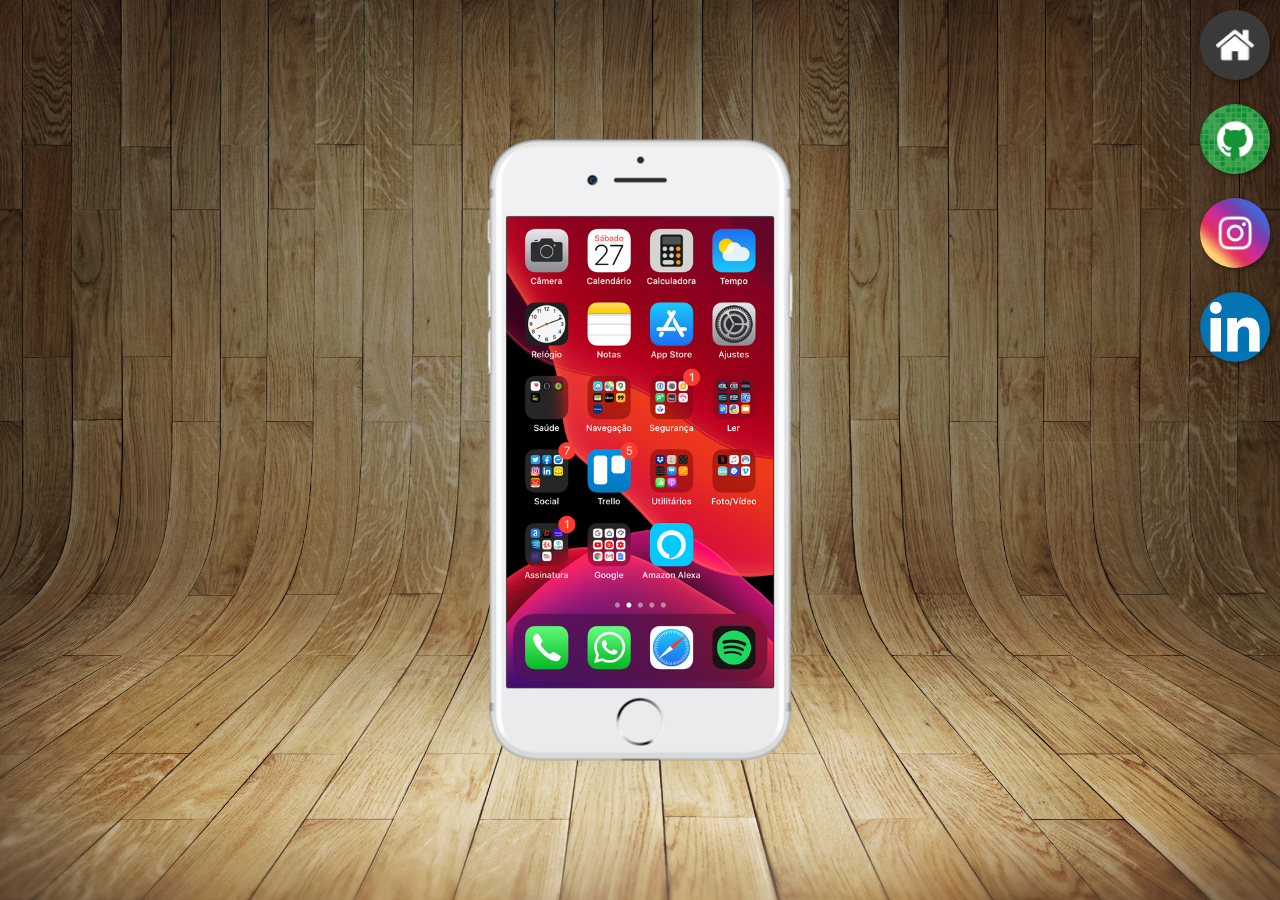
<file: index.html>
<!DOCTYPE html>
<html lang="pt-br">
<head>
    <meta charset="UTF-8">
    <meta name="viewport" content="width=device-width, initial-scale=1.0">
    <link rel="shortcut icon" href="favicon.ico" type="image/x-icon">
    <link rel="stylesheet" href="estilos/style.css">
    <title>Projeto Redes Sociais</title>
</head>
<body>
    <main>
        <section id="telefone">
            <iframe src="estilos/home.html" name="tela" id="tela" frameborder="0">
                Seu navegador não é compátivel com essa ferramenta.
            </iframe>
        </section>

        <section id="redes-sociais">
            <a href="estilos/home.html" target="tela"><img src="imagens/logo-home.jpg" alt=""></a><br>
            <a href="github.html" target="tela"><img src="imagens/logo-github.jpg" alt=""></a><br>
            <a href="instagram.html" target="tela"><img src="imagens/logo-instagram.jpg" alt=""></a><br>
            <a href="linkedin.html" target="tela"><img src="imagens/logo-linkedin.png" alt=""></a><br>
        </section>
    </main>
</body>
</html>
</file>
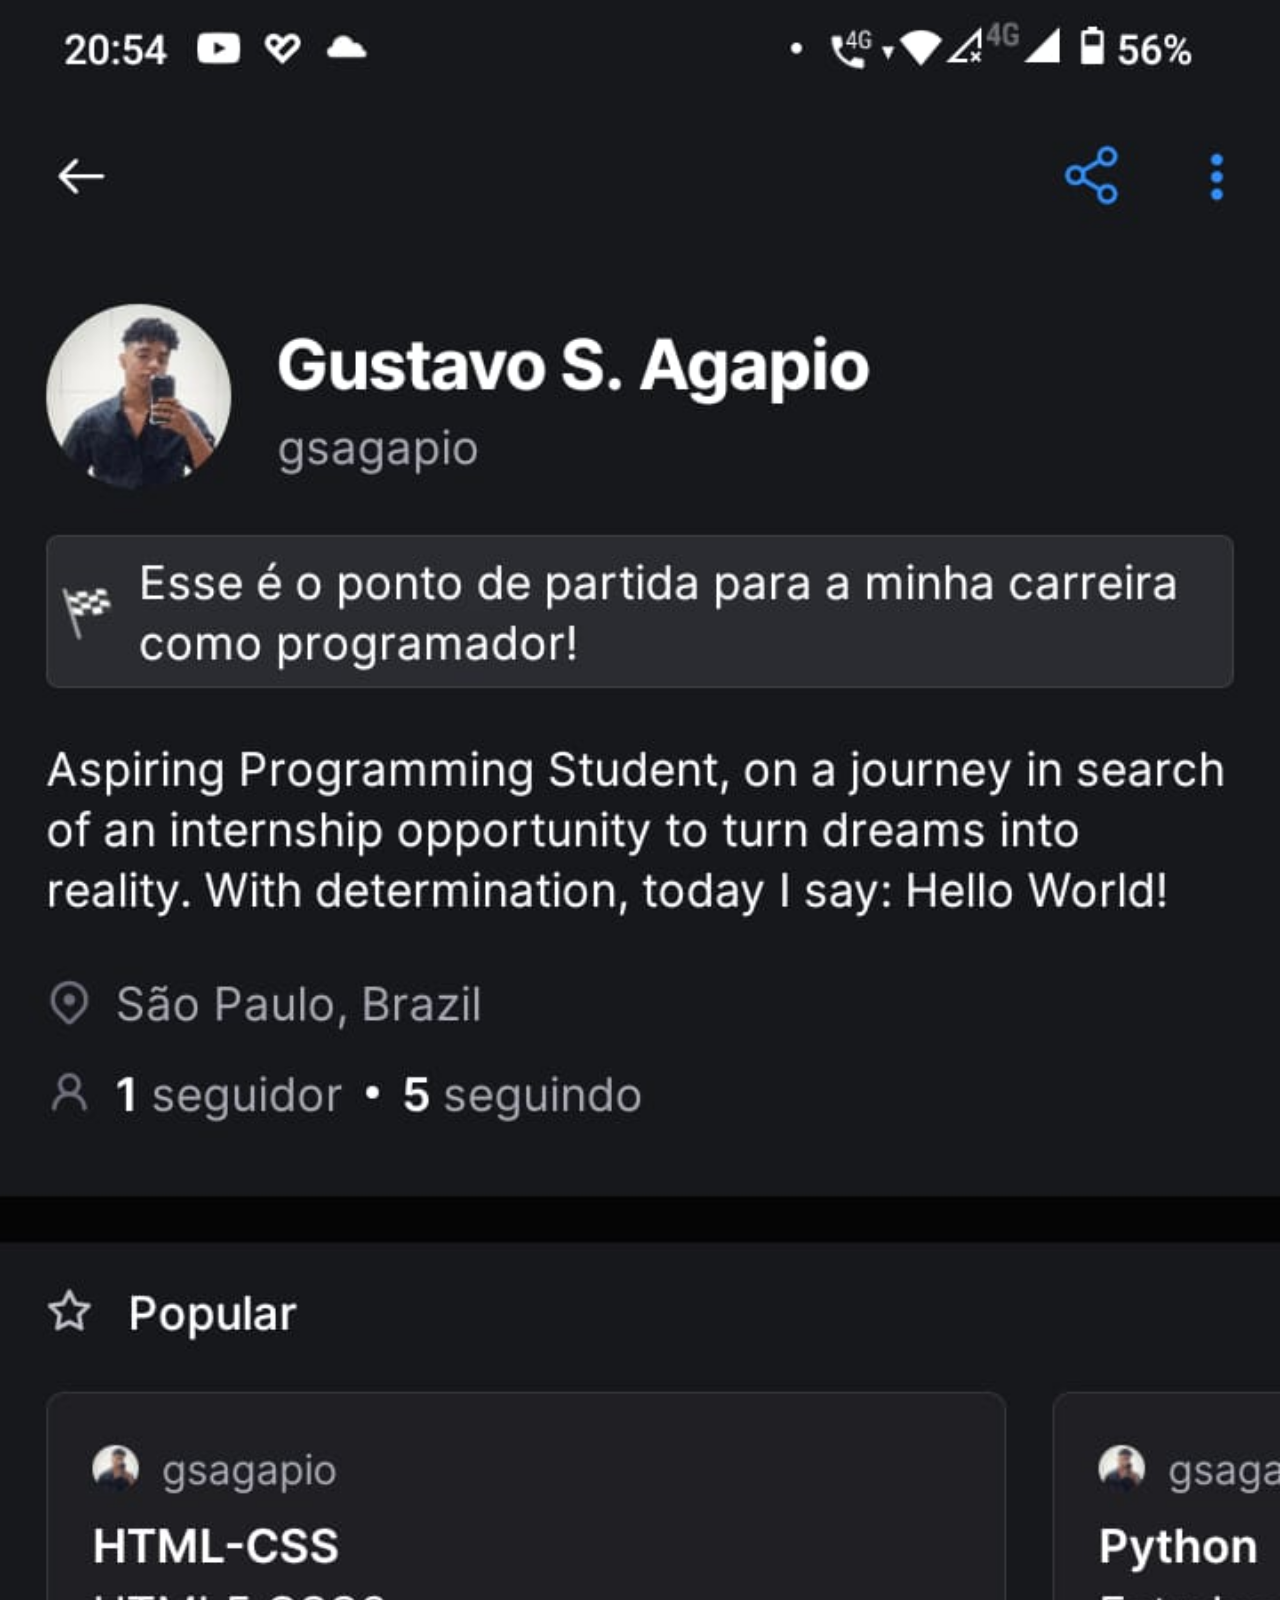
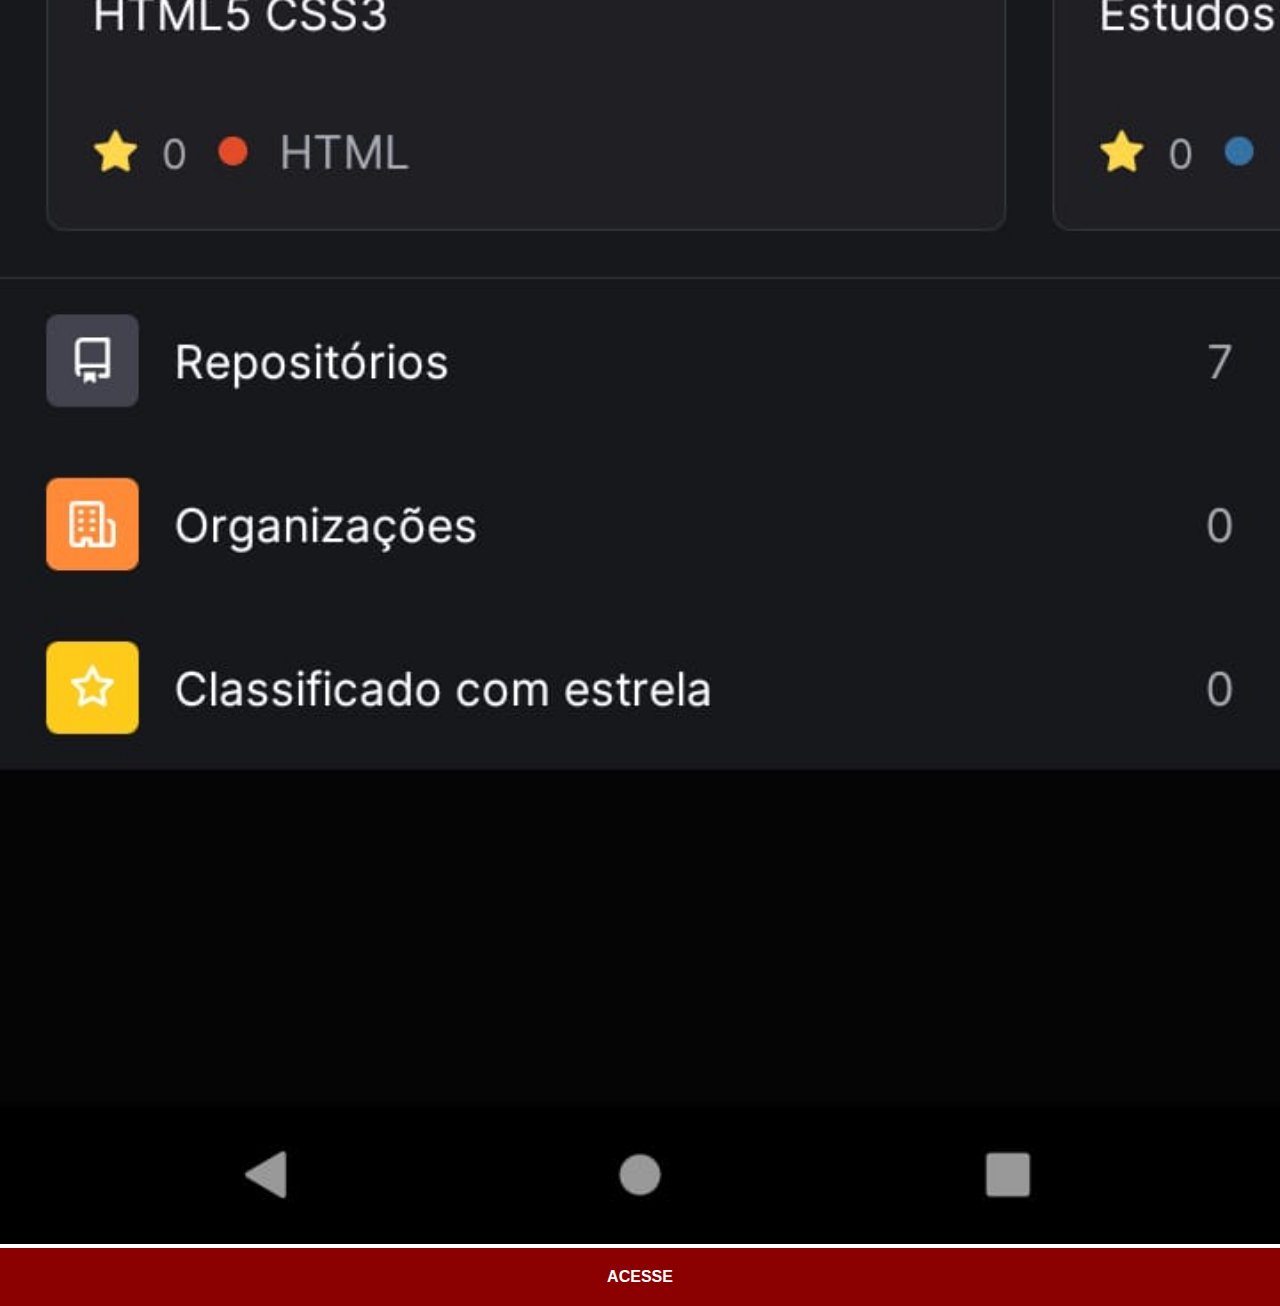
<file: github.html>
<!DOCTYPE html>
<html lang="pt-br">
<head>
    <meta charset="UTF-8">
    <meta name="viewport" content="width=device-width, initial-scale=1.0">
    <title>GitHub</title>
    <link rel="stylesheet" href="estilos/social.css">
</head>
<body>
    <img src="imagens/github.jpeg" alt="GitHub">
    <a href="https://github.com/gsagapio" target="_blank">ACESSE</a>
</body>
</html>
</file>
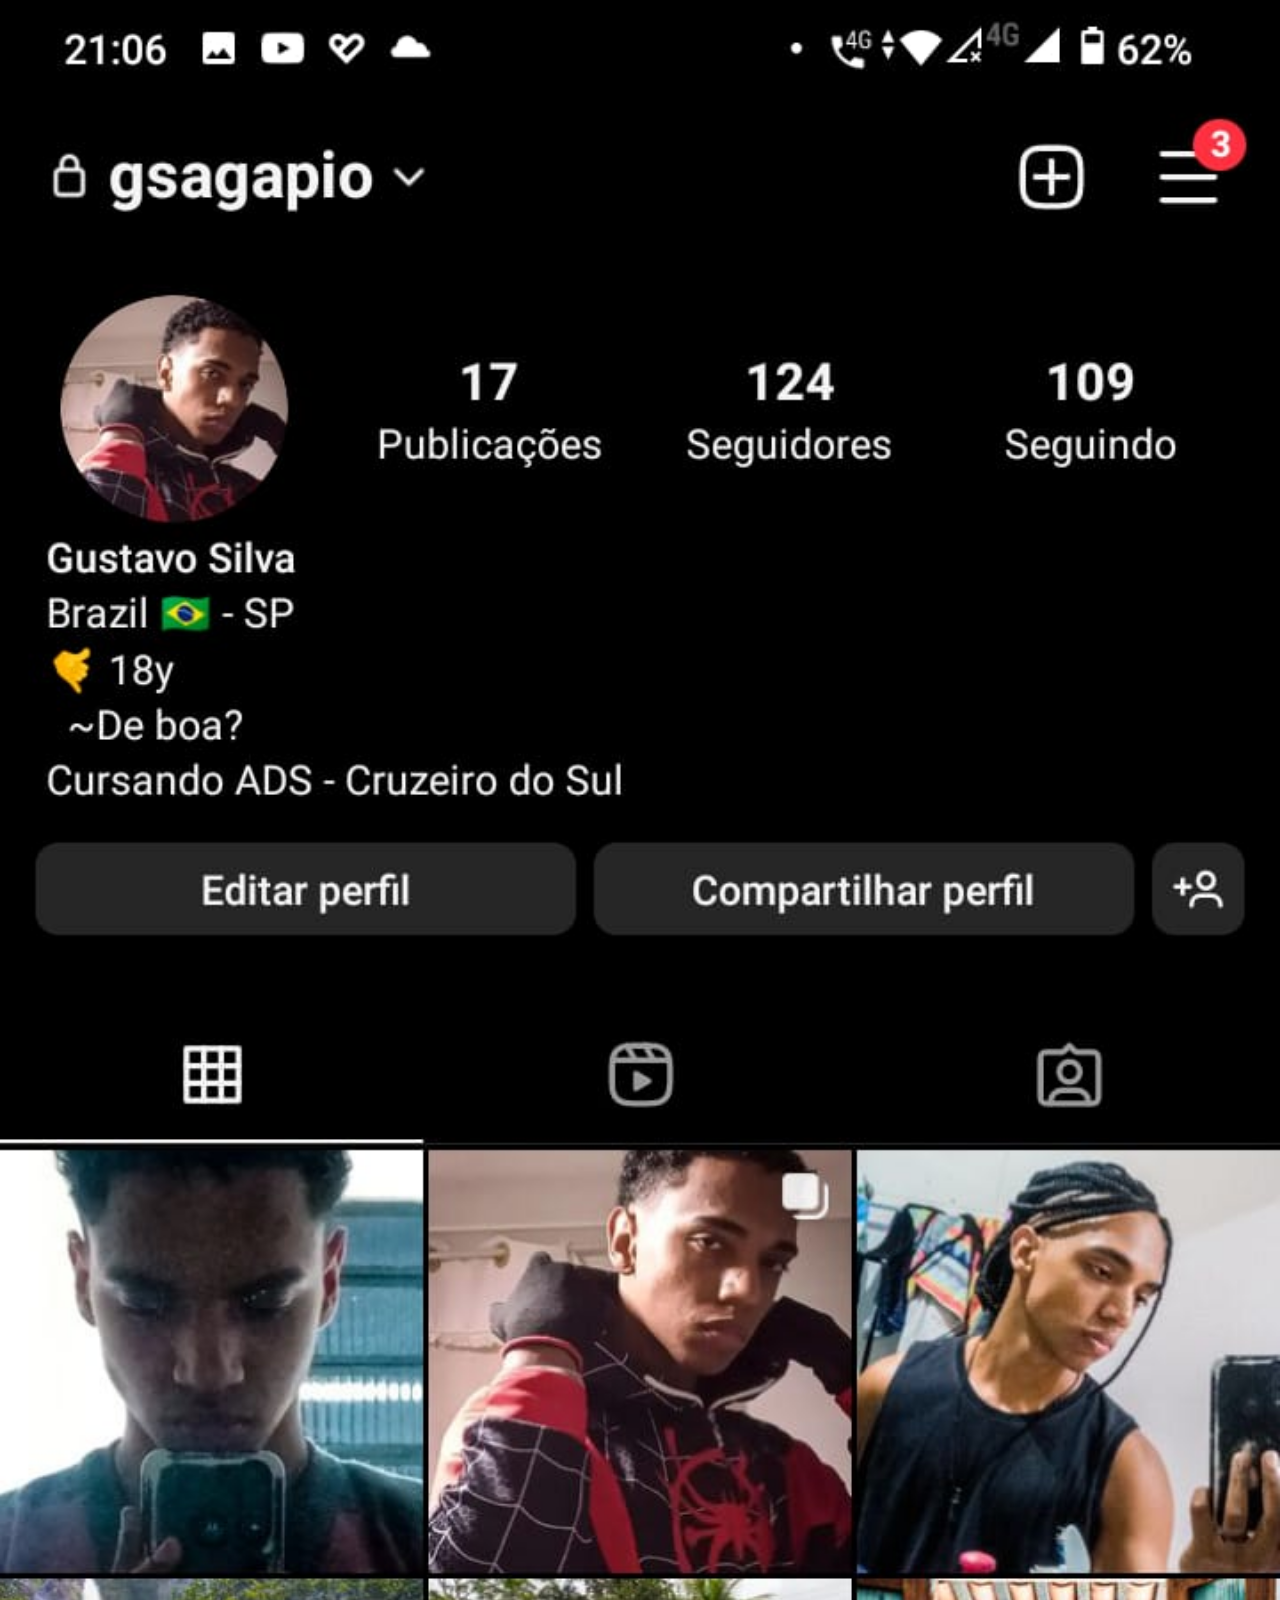
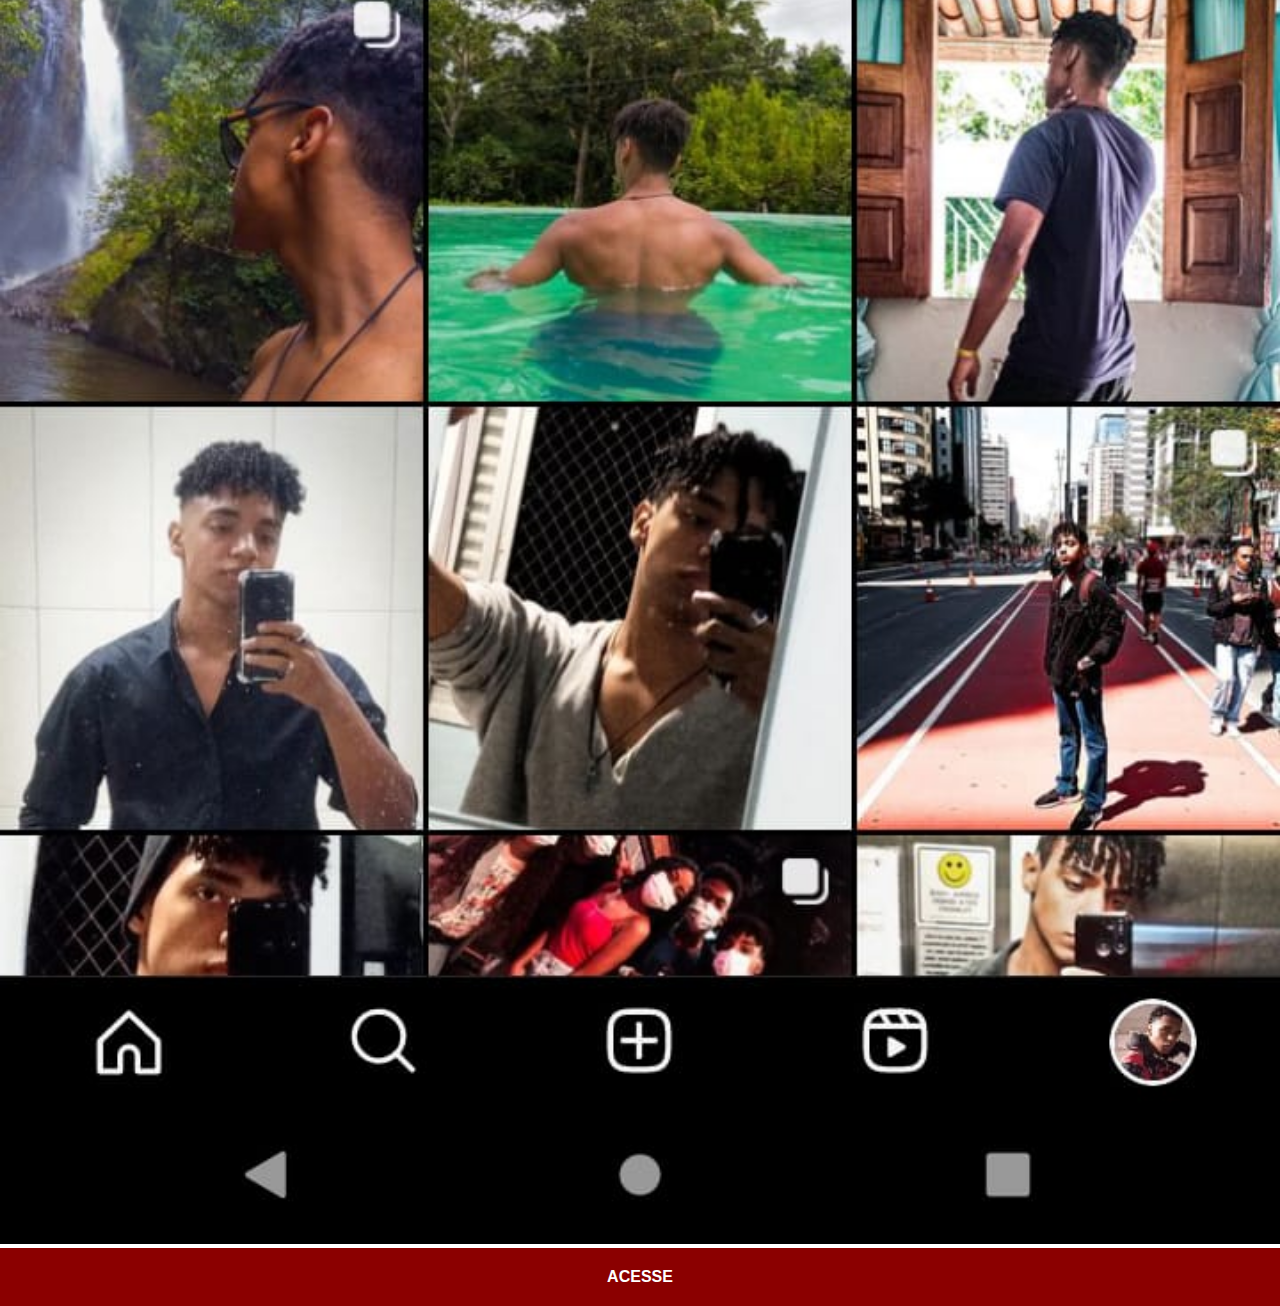
<file: instagram.html>
<!DOCTYPE html>
<html lang="pt-br">
<head>
    <meta charset="UTF-8">
    <meta name="viewport" content="width=device-width, initial-scale=1.0">
    <title>Instagram</title>
    <link rel="stylesheet" href="estilos/social.css">
</head>
<body>
    <img src="imagens/instagram.jpeg" alt="Instagram">
    <a href="https://www.instagram.com/gsagapio/" target="_blank">ACESSE</a>
</body>
</html>
</file>
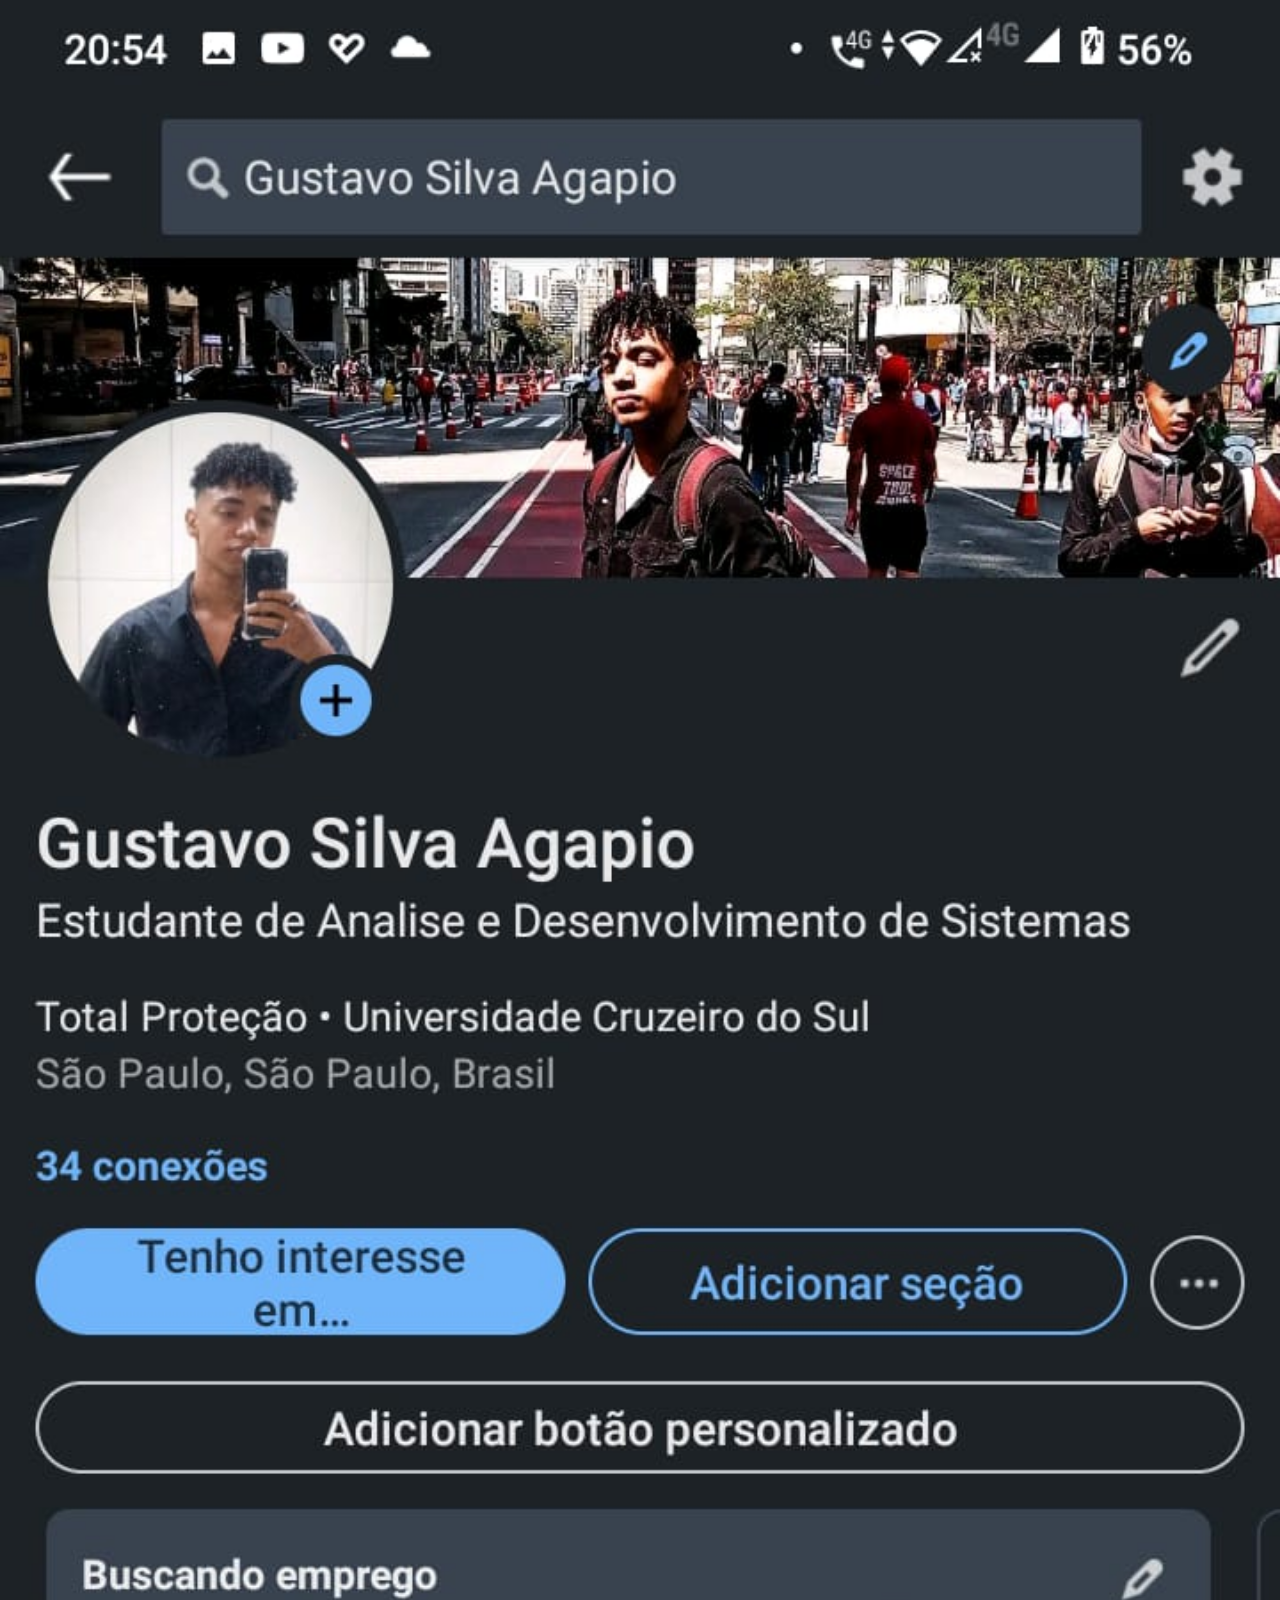
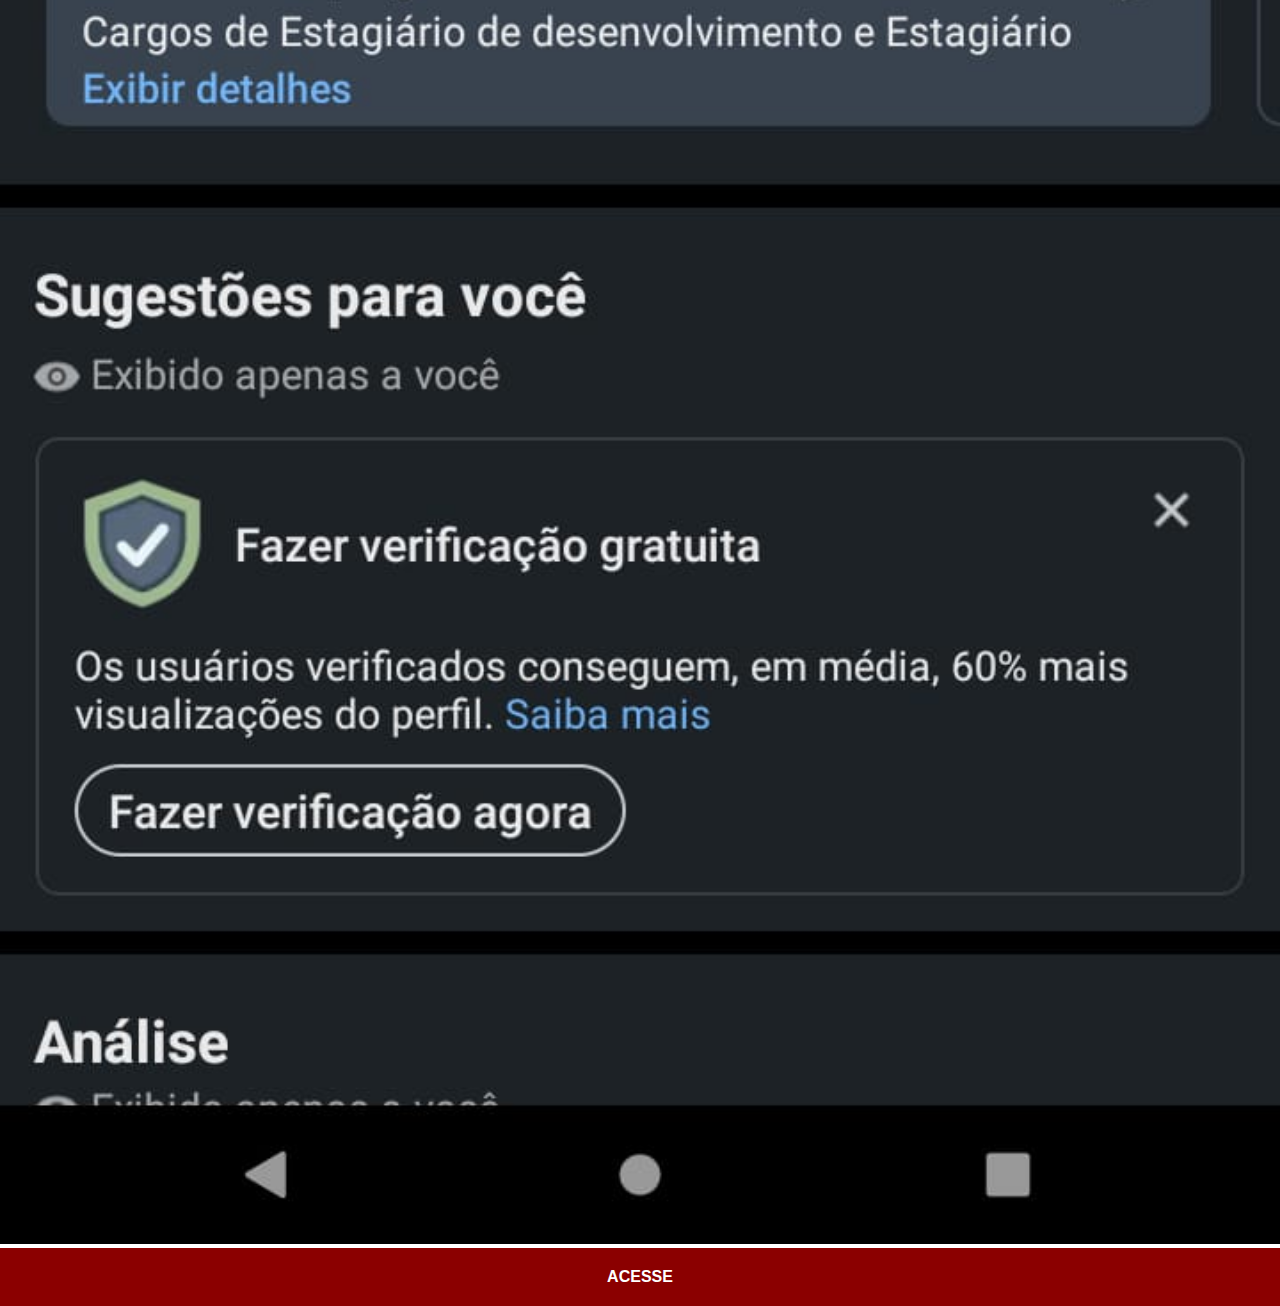
<file: linkedin.html>
<!DOCTYPE html>
<html lang="pt-br">
<head>
    <meta charset="UTF-8">
    <meta name="viewport" content="width=device-width, initial-scale=1.0">
    <title>Linkedin</title>
    <link rel="stylesheet" href="estilos/social.css">
</head>
<body>
    <img src="imagens/linkedin1.jpeg" alt="Linkedin">
    <a href="https://www.linkedin.com/in/gustavo-silva-agapio-34b469256/" target="_blank">ACESSE</a>
</body>
</html>
</file>
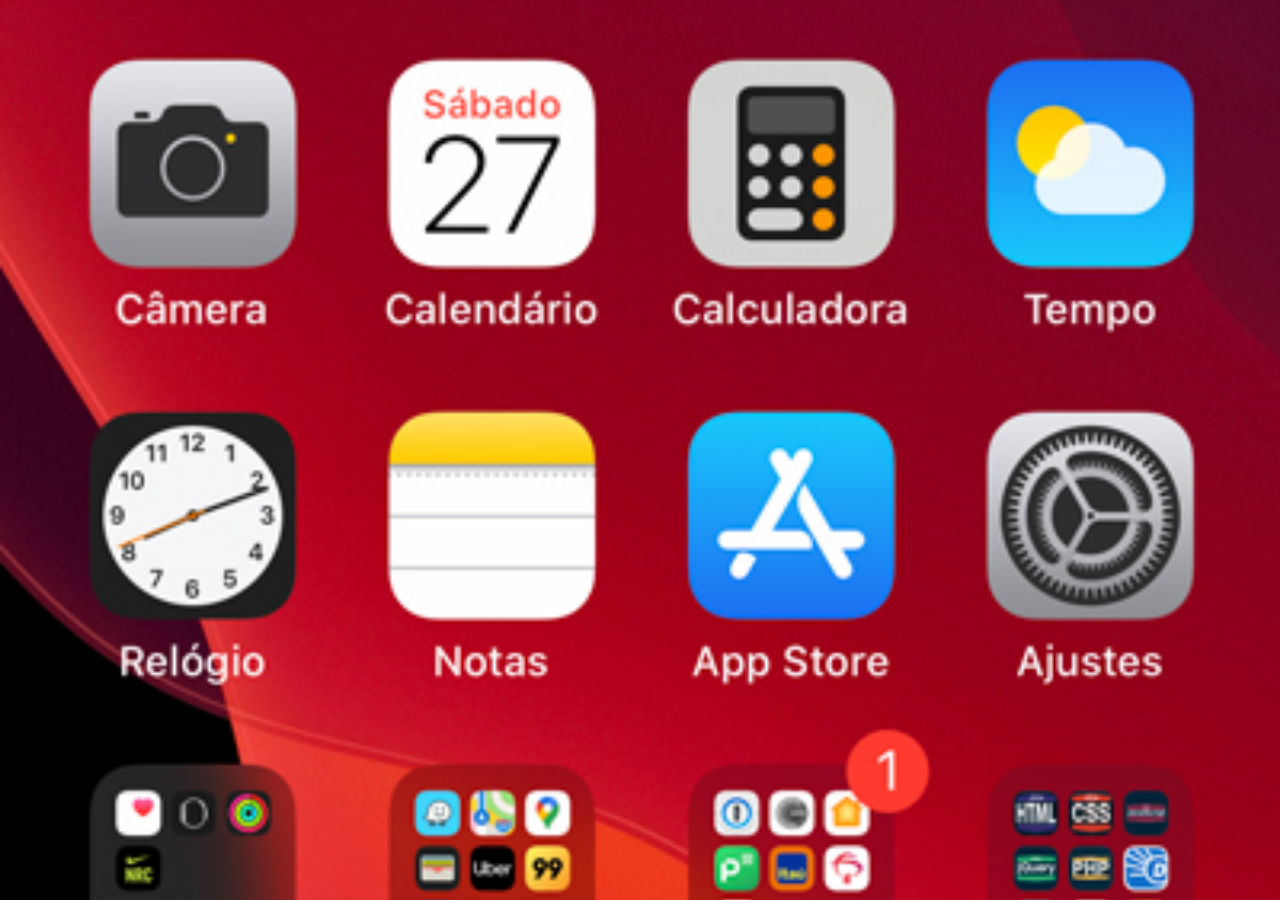
<file: estilos/home.html>
<!DOCTYPE html>
<html lang="pt-br">
<head>
    <meta charset="UTF-8">
    <meta name="viewport" content="width=device-width, initial-scale=1.0">
    <title>Home</title>
</head>
<style>
    * {
        margin: 0px;
        height: 0px;
    }

    body{
        width: 100vw;
        height: 100vh;
        background: black url('../imagens/tela-home.jpg') no-repeat top center;
        background-size: cover;
    }

</style>
<body>
    
</body>
</html>
</file>
<file: estilos/style.css>
@charset "UTF-8";

* {
    margin: 0px;
    padding: 0px;
    font-family: Arial, Helvetica, sans-serif;
}

html, body {
    height: 100vh;
    width: 100vw;
    background-color: black;
}

body {
    background: url(../imagens/fundo-madeira.jpg)  no-repeat top center;
    background-size: cover;
    background-attachment: fixed;
}
main {
    position: relative;
    height: 100vh;
}

section#telefone {
    position: absolute;
    top: 50%;
    left: 50%;
    transform: translate(-50%, -50%);

    height: 627px;
    width: 311px;
    background: url('../imagens/frame-iphone.png') no-repeat;
}

iframe#tela {
    position: relative;
    top: 80px;
    left: 22px;
    width: 267px;
    height: 471px;
}

section#redes-sociais img {
    width: 70px;
    height: 70px;
    margin: 10px;
    border-radius: 50%;
    box-shadow: 2px 2px 5px rgba(0, 0, 0, 0.432);
    box-sizing: border-box;
}

section#redes-sociais {
  text-align: right;  
}

section#redes-sociais img:hover {
    border: 2px solid rgba(255, 255, 255, 0.507);
    transform: translate(-3px, -3px);
    box-shadow: 5px 5px 10px rgba(0, 0, 0, 0.616);
    transition: transform .4s border 1s;
}
</file>
<file: estilos/social.css>
@charset "UTF-8";

* {
    margin: 0px;
    padding: 0px;
    font-family: Arial, Helvetica, sans-serif;
}

::-webkit-scrollbar {
    width: 0px;
    height: 0px;
}

img {
    width: 100vw;
}

a {
    display: block;
    background-color: darkred;
    color: white;
    padding: 20px;
    text-align: center;
    font-weight: bolder;
    text-decoration: none;
}

a:hover {
    background-color: red;
}
</file>
